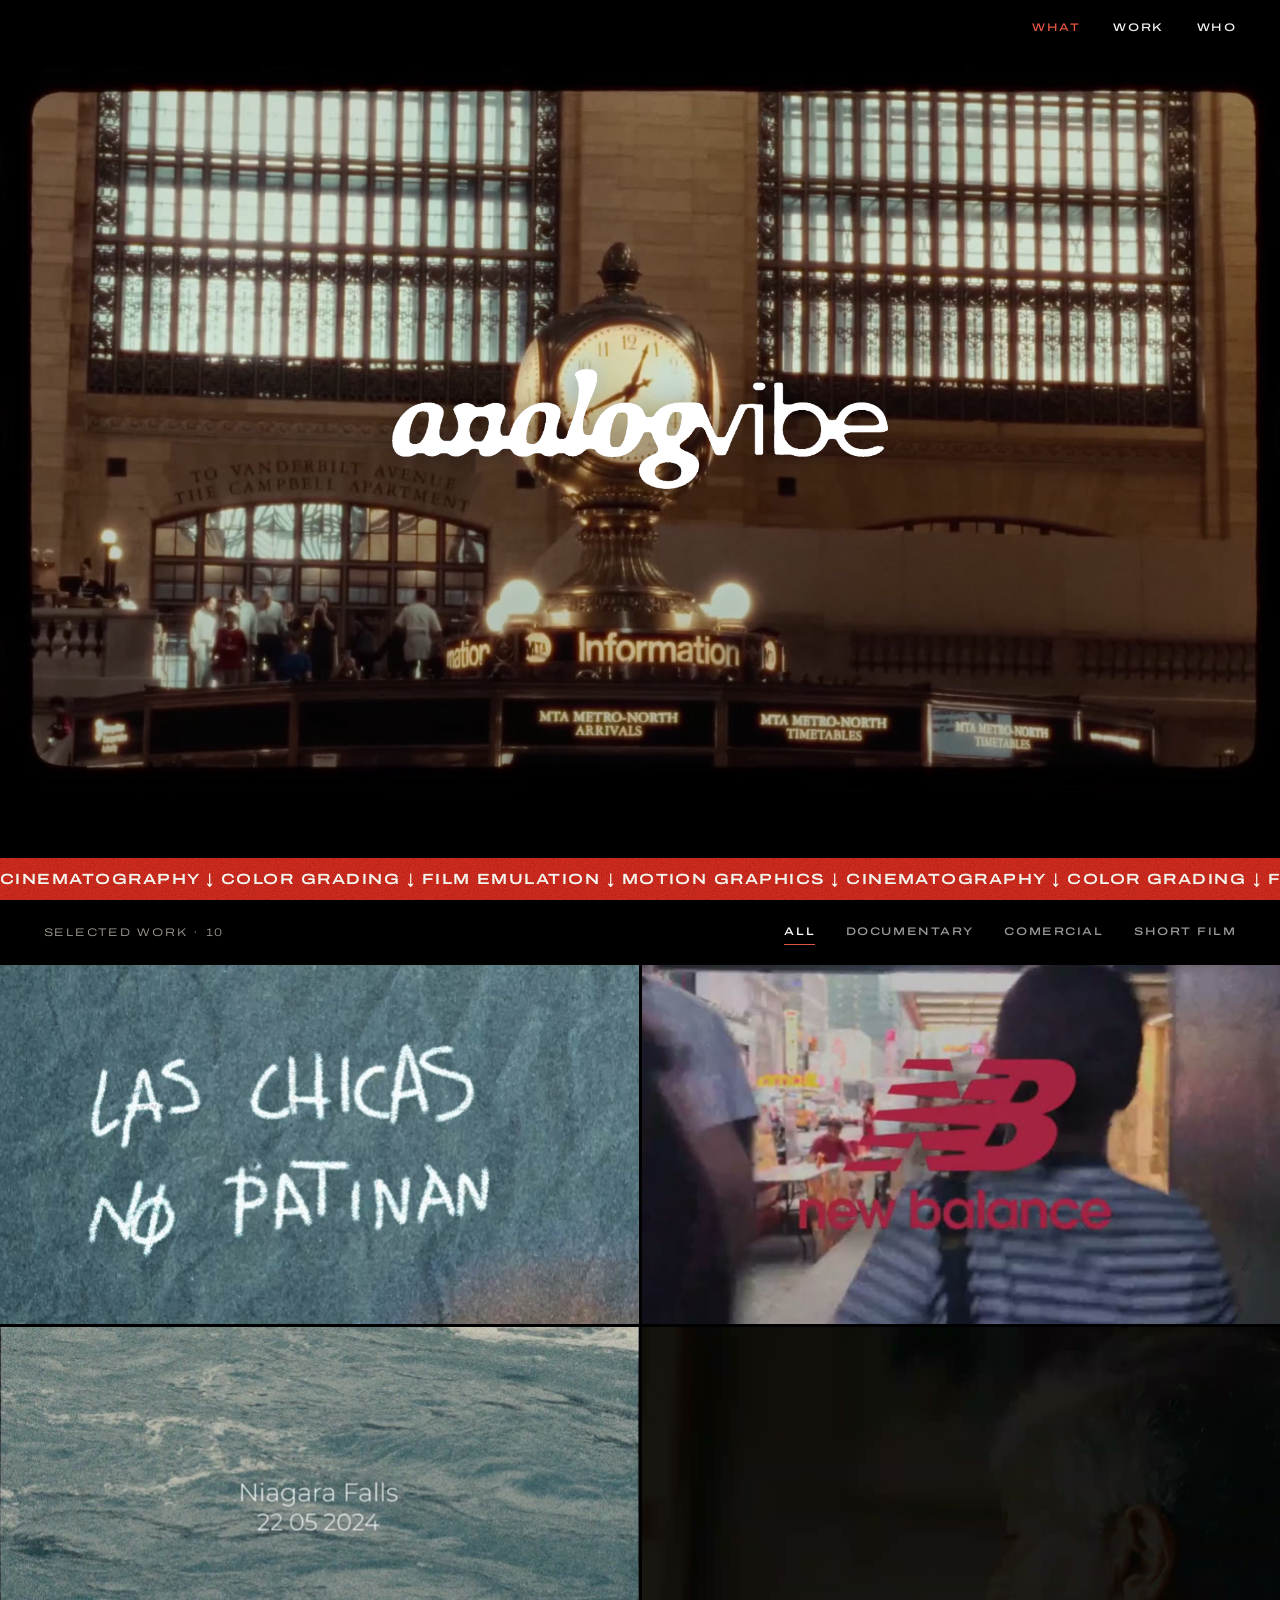
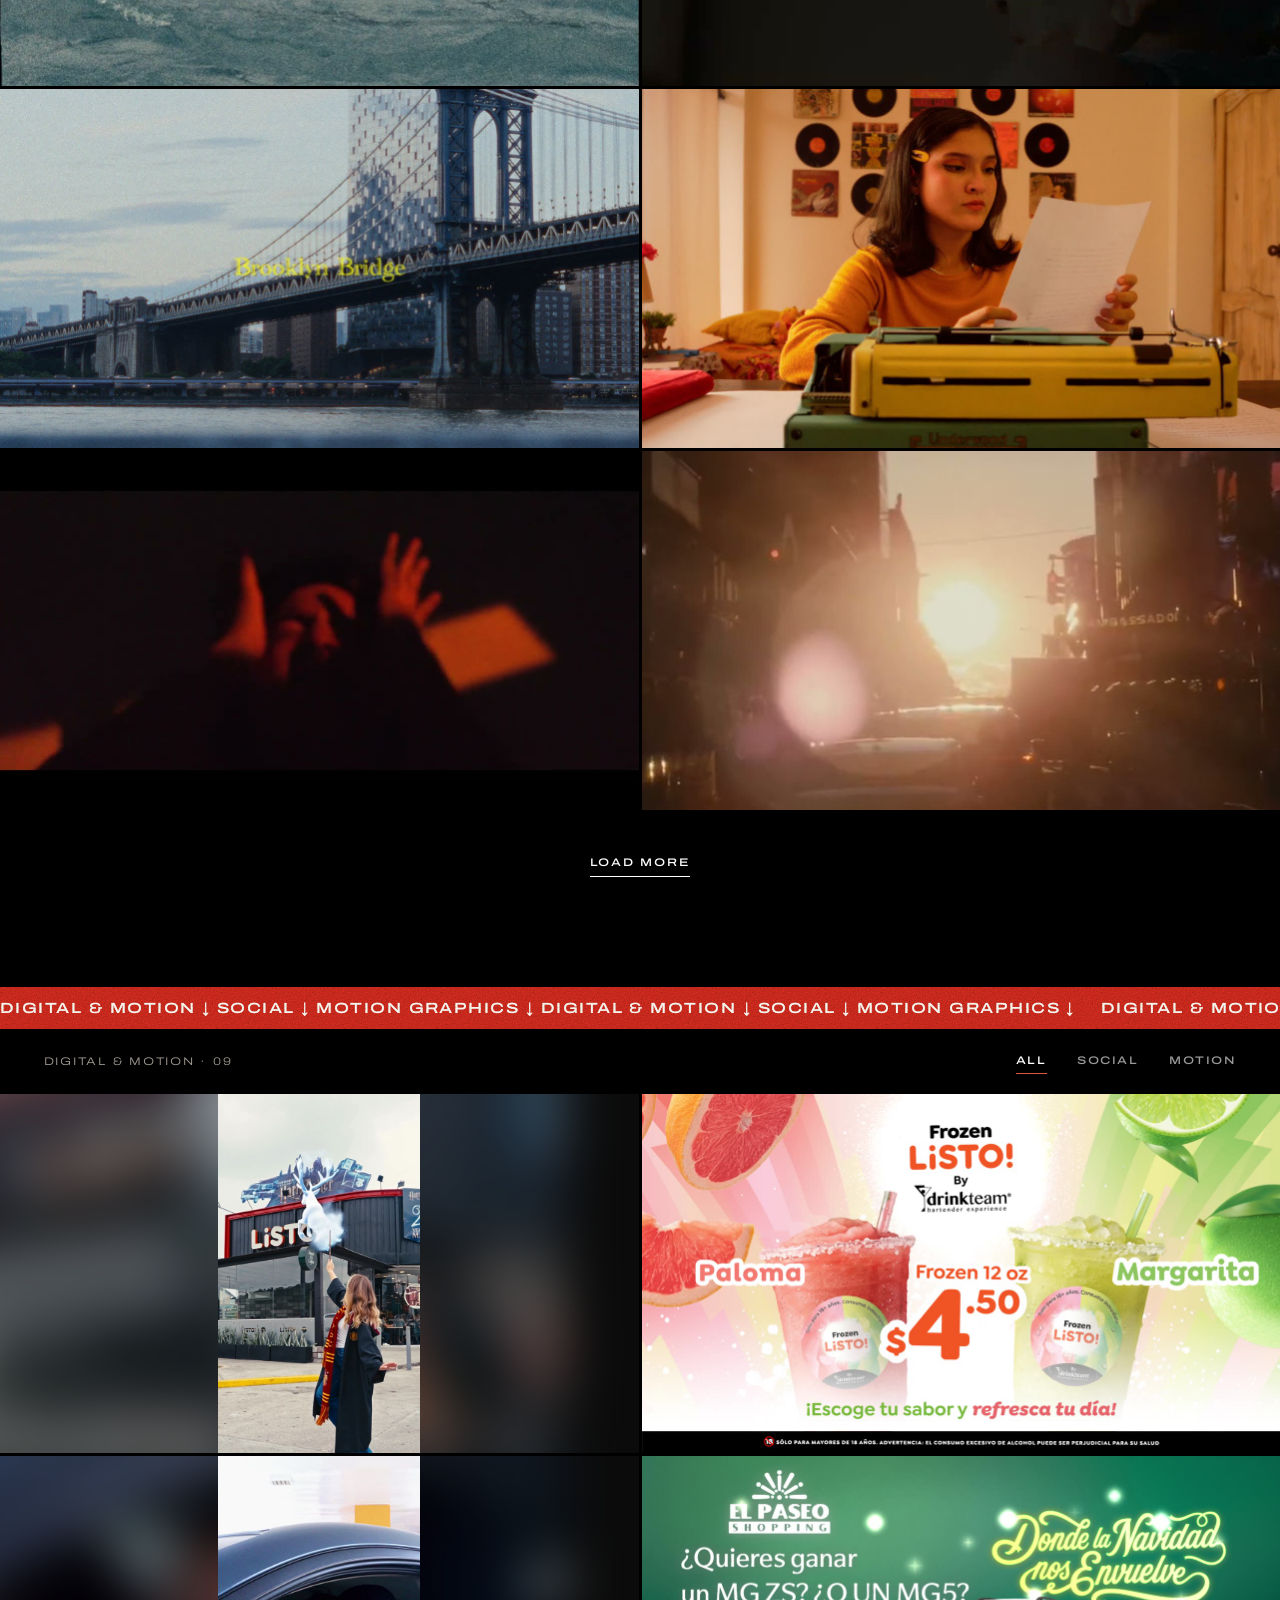
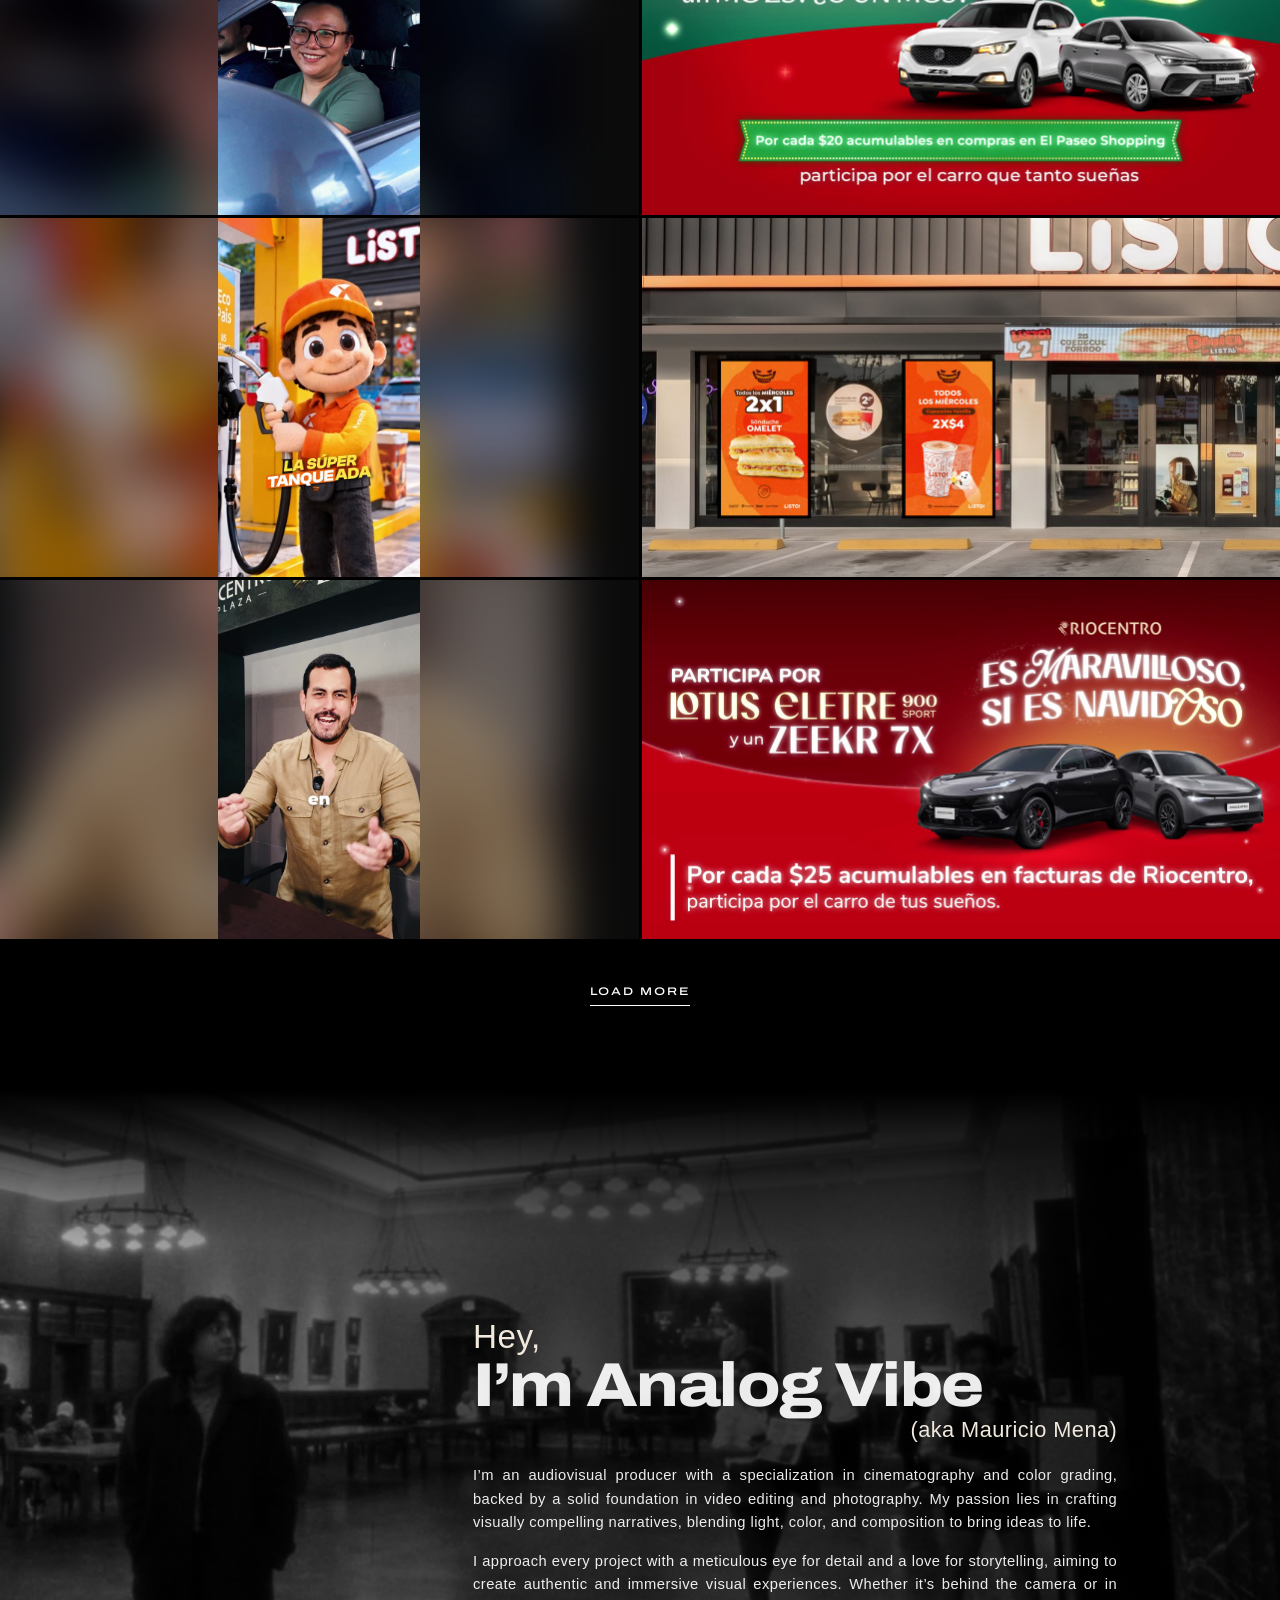
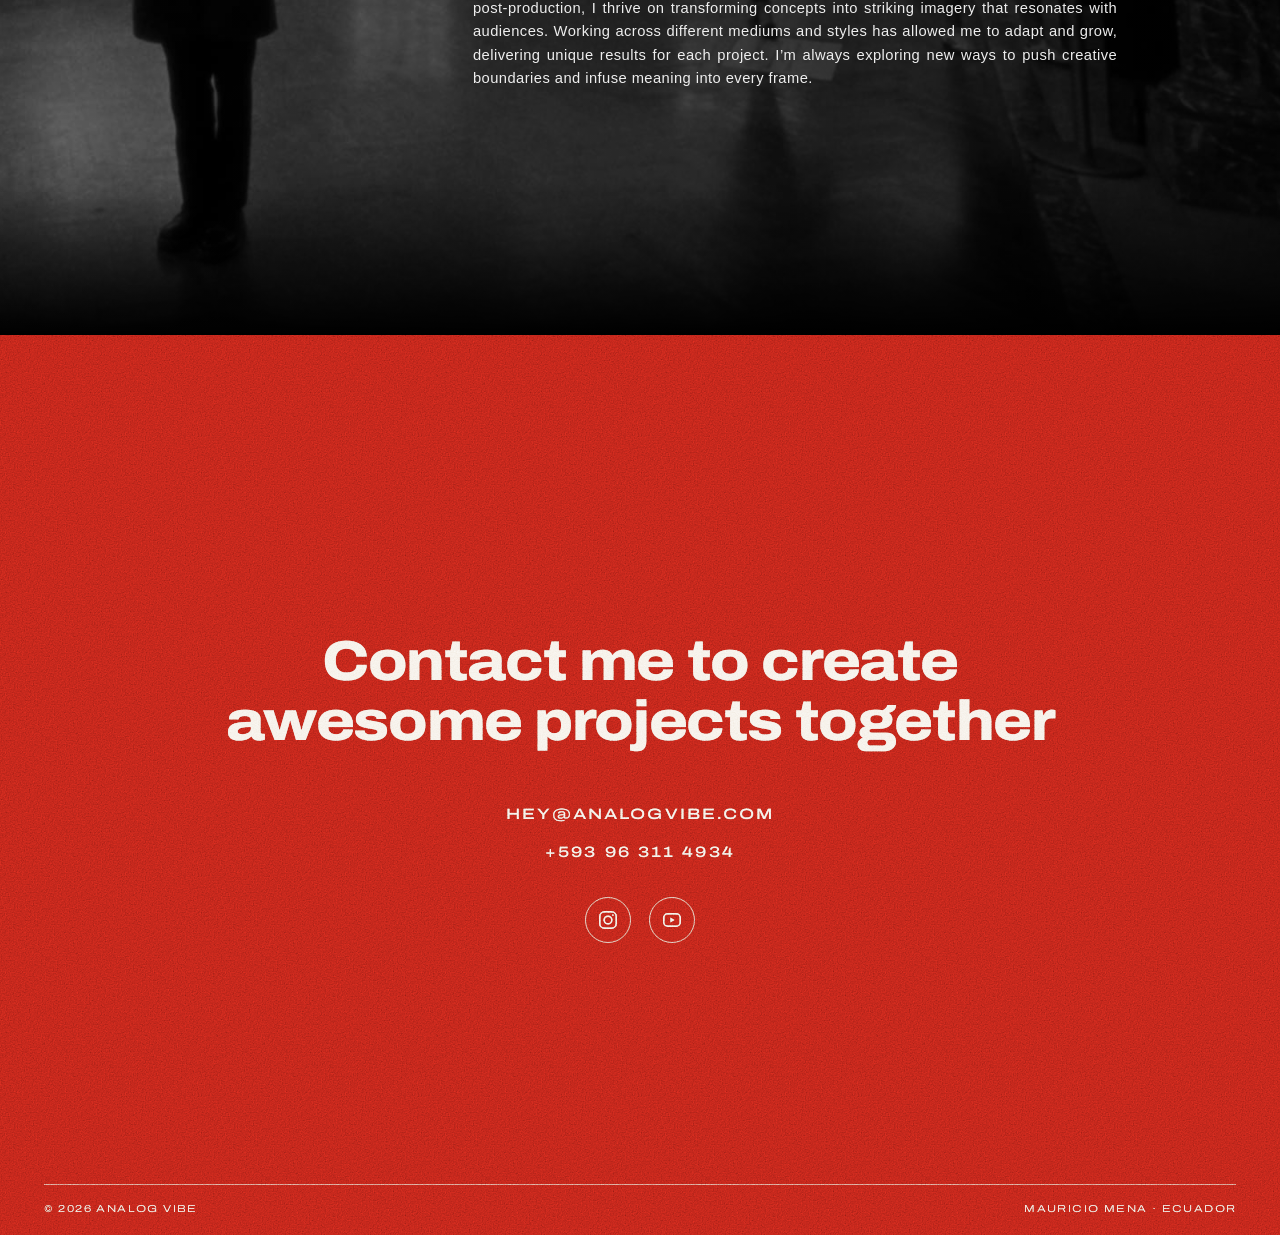
<file: index.html>
<!doctype html>
<html lang="en">
<head>
<meta charset="utf-8">
<meta name="viewport" content="width=device-width, initial-scale=1, viewport-fit=cover">
<title>Analog Vibe | Cinematographer &amp; Colorist · Mauricio Mena</title>
<meta name="description" content="Analog Vibe is Mauricio Mena, an Ecuador-based cinematographer and colorist. Documentaries, commercials, short films, social content and motion graphics.">
<meta name="author" content="Mauricio Mena">
<meta name="robots" content="index,follow,max-image-preview:large,max-video-preview:-1">
<meta name="theme-color" content="#000000">
<link rel="canonical" href="https://analogvibe001.github.io/analogvibe/">
<meta property="og:type" content="website">
<meta property="og:site_name" content="Analog Vibe">
<meta property="og:locale" content="en_US">
<meta property="og:url" content="https://analogvibe001.github.io/analogvibe/">
<meta property="og:title" content="Analog Vibe | Cinematographer &amp; Colorist">
<meta property="og:description" content="Cinematography, color grading, film emulation and motion graphics by Mauricio Mena. Documentaries, commercials, short films and social content.">
<meta property="og:image" content="https://analogvibe001.github.io/analogvibe/assets/img/og-image.jpg">
<meta property="og:image:width" content="1200">
<meta property="og:image:height" content="630">
<meta property="og:image:alt" content="Analog Vibe logo over a frame of the showreel">
<meta name="twitter:card" content="summary_large_image">
<meta name="twitter:title" content="Analog Vibe | Cinematographer &amp; Colorist">
<meta name="twitter:description" content="Cinematography, color grading and motion graphics by Mauricio Mena.">
<meta name="twitter:image" content="https://analogvibe001.github.io/analogvibe/assets/img/og-image.jpg">
<link rel="icon" href="assets/img/favicon.png" type="image/png">
<link rel="apple-touch-icon" href="assets/img/favicon.png">
<link rel="preconnect" href="https://fonts.googleapis.com">
<link rel="preconnect" href="https://fonts.gstatic.com" crossorigin>
<link rel="stylesheet" href="https://fonts.googleapis.com/css2?family=Archivo:wdth,wght@100..125,400..800&display=swap">
<link rel="stylesheet" href="css/style.css">
<script type="application/ld+json">
{"@context":"https://schema.org","@graph":[
{"@type":"WebSite","@id":"https://analogvibe001.github.io/analogvibe/#site","url":"https://analogvibe001.github.io/analogvibe/","name":"Analog Vibe","inLanguage":"en","publisher":{"@id":"https://analogvibe001.github.io/analogvibe/#person"}},
{"@type":"Person","@id":"https://analogvibe001.github.io/analogvibe/#person","name":"Mauricio Mena","alternateName":"Analog Vibe","url":"https://analogvibe001.github.io/analogvibe/","image":"https://analogvibe001.github.io/analogvibe/assets/img/og-image.jpg","jobTitle":"Cinematographer and Colorist","description":"Audiovisual producer specialized in cinematography and color grading, based in Ecuador.","knowsAbout":["Cinematography","Color grading","Film emulation","Motion graphics","Video editing","Photography"],"address":{"@type":"PostalAddress","addressCountry":"EC"},"email":"hey@analogvibe.com","telephone":"+593963114934","sameAs":["https://www.instagram.com/analog_vibe001/","https://www.youtube.com/@analog_vibe001"]}
]}
</script>
</head>
<body>

<nav class="nav" aria-label="Principal">
  <a class="nav__brand" href="#what" aria-label="Analog Vibe, back to top"><img src="assets/img/logo-nav.png" alt="Analog Vibe" width="483" height="120"></a>
  <span class="nav__links">
  <a href="#what" data-spy="what">WHAT</a>
  <a href="#work" data-spy="work">WORK</a>
  <a href="#who" data-spy="who">WHO</a>
  </span>
</nav>

<header class="hero" id="what">
  <video id="heroVideo" class="hero__video" autoplay muted loop playsinline preload="metadata" poster="assets/img/hero-poster.jpg" aria-hidden="true">
    <source src="assets/video/hero-720.mp4" type="video/mp4" media="(max-width: 800px)">
    <source src="assets/video/hero-1080.mp4" type="video/mp4">
  </video>
  <div class="hero__shade"></div>
  <div class="hero__brand">
    <h1 class="sr-only">Analog Vibe, cinematographer &amp; colorist</h1>
    <img class="hero__logo" src="assets/img/logo.png" alt="Analog Vibe" width="1565" height="389" fetchpriority="high" decoding="async">
    <p class="hero__role">cinematographer &amp; colorist</p>
  </div>
</header>

<div class="band" aria-label="Información">
  <div class="band__track">
    <p class="band__set">Cinematography &darr; Color grading &darr; Film emulation &darr; Motion graphics &darr; Cinematography &darr; Color grading &darr; Film emulation &darr; Motion graphics &darr; </p>
    <p class="band__set" aria-hidden="true">Cinematography &darr; Color grading &darr; Film emulation &darr; Motion graphics &darr; Cinematography &darr; Color grading &darr; Film emulation &darr; Motion graphics &darr; </p>
  </div>
</div>

<main>
  <section class="work" id="work" data-block="cine" aria-label="Trabajos de cinematografía y color">
    <div class="work__bar">
      <p class="work__count" aria-live="polite"></p>
      <div class="filters" role="group" aria-label="Filtrar proyectos"></div>
    </div>
    <h2 class="sr-only">Cinematography and color grading work</h2>
    <div class="stage"><div class="grid"></div></div>
    <div class="more"><button type="button" class="more__btn" hidden>Load More</button></div>
  </section>

  <div class="band band--sep" id="digital-band" aria-label="Digital y motion">
    <div class="band__track">
      <p class="band__set">Digital &amp; Motion &darr; Social &darr; Motion graphics &darr; Digital &amp; Motion &darr; Social &darr; Motion graphics &darr; </p>
      <p class="band__set" aria-hidden="true">Digital &amp; Motion &darr; Social &darr; Motion graphics &darr; Digital &amp; Motion &darr; Social &darr; Motion graphics &darr; </p>
    </div>
  </div>
  <section class="work work--digital" id="digital" data-block="digital" aria-label="Contenido digital y motion">
    <div class="work__bar">
      <p class="work__count" aria-live="polite"></p>
      <div class="filters" role="group" aria-label="Filtrar proyectos digitales"></div>
    </div>
    <h2 class="sr-only">Digital content and motion graphics work</h2>
    <div class="stage"><div class="grid"></div></div>
    <div class="more"><button type="button" class="more__btn" hidden>Load More</button></div>
  </section>

  <section class="about" id="who" aria-labelledby="aboutTitle">
    <div class="about__bg" role="presentation"></div>
    <div class="about__text">
      <p class="about__hey">Hey,</p>
      <h2 class="about__title" id="aboutTitle">I’m Analog Vibe</h2>
      <p class="about__aka">(aka Mauricio Mena)</p>
      <p>I’m an audiovisual producer with a specialization in cinematography and color grading, backed by a solid foundation in video editing and photography. My passion lies in crafting visually compelling narratives, blending light, color, and composition to bring ideas to life.</p>
      <p>I approach every project with a meticulous eye for detail and a love for storytelling, aiming to create authentic and immersive visual experiences. Whether it’s behind the camera or in post-production, I thrive on transforming concepts into striking imagery that resonates with audiences. Working across different mediums and styles has allowed me to adapt and grow, delivering unique results for each project. I’m always exploring new ways to push creative boundaries and infuse meaning into every frame.</p>
    </div>
  </section>

</main>

<footer class="contact" id="contact">
  <div class="contact__top">
    <p class="contact__cta">Contact me to create<br>awesome projects <em>together</em></p>
    <ul class="contact__list">
      <li><a href="mailto:hey@analogvibe.com">hey@analogvibe.com</a></li>
      <li><a href="tel:+593963114934">+593 96 311 4934</a></li>
    </ul>
    <p class="contact__social">
      <a href="https://www.instagram.com/analog_vibe001/" target="_blank" rel="noopener" aria-label="Instagram de Analog Vibe">
        <svg viewBox="0 0 24 24" fill="none" stroke="currentColor" stroke-width="1.6" aria-hidden="true"><rect x="3" y="3" width="18" height="18" rx="5.2"/><circle cx="12" cy="12" r="4.2"/><circle cx="17.3" cy="6.7" r=".9" fill="currentColor" stroke="none"/></svg>
      </a>
      <a href="https://www.youtube.com/@analog_vibe001" target="_blank" rel="noopener" aria-label="YouTube de Analog Vibe">
        <svg viewBox="0 0 24 24" fill="none" stroke="currentColor" stroke-width="1.6" aria-hidden="true"><rect x="3" y="5.2" width="18" height="13.6" rx="4.4"/><path d="M10.2 9.2l4.6 2.8-4.6 2.8z" fill="currentColor" stroke="none"/></svg>
      </a>
    </p>
  </div>
  <p class="contact__legal"><span>&copy; 2026 Analog Vibe</span><span>Mauricio Mena · Ecuador</span></p>
</footer>

<dialog class="lb" id="lightbox" aria-label="Video player">
  <div class="lb__inner">
    <button type="button" class="lb__close" aria-label="Cerrar video">&times;</button>
    <div class="lb__screen" id="lbScreen"></div>
    <div class="lb__meta">
      <h3 id="lbTitle"></h3>
      <p id="lbDesc"></p>
      <a id="lbLink" href="#" target="_blank" rel="noopener" hidden>Ver en YouTube</a>
    </div>
  </div>
</dialog>

<noscript><div style="padding:24px;max-width:720px;margin:0 auto"><p>Enable JavaScript to see the video gallery, or visit <a href="https://www.youtube.com/@analog_vibe001">YouTube</a>.</p><ul><li>Las chicas no patinan | Documental por Mauricio Mena</li><li>Always on the run |New balance Spec Ad | Apple Log | Dehancer</li><li>Niagara Falls</li><li>Renne | Short Film</li><li>Conocí Brooklyn Bridge | Film emulation Dehancer | Fx30</li><li>Tengo algo que confesarte — Cortometraje</li><li>mm. | doc</li><li>New York | El orden del caos | Film emulation Dehancer | Apple Log</li><li>Grand Central Terminal | Film emulation Dehancer | Iphone 15 pro</li><li>Un día en Coney Island | Film emulation Dehancer | Apple Log</li><li>Harry Potter 25 Years of Magic | LiSTO!</li><li>Menuboard Frozen | LiSTO!</li><li>La Súper Tanqueada del Año | Cuarta ganadora</li><li>Donde la Navidad nos envuelve | El Paseo Shopping</li><li>Maxito Sésamo | Primax</li><li>Promos diarias en pantallas | LiSTO!</li><li>Reel de producción | Riocentro Plaza</li><li>Es maravilloso, si es Navidoso | Riocentro</li><li>Pantallas dobles Halloween | LiSTO!</li></ul></div></noscript>

<script src="data/projects.js"></script>
<script src="js/main.js"></script>
</body>
</html>
</file>
<file: css/style.css>
/* Analog Vibe: tus trabajos primero.
   Estructura: hero en video, franja roja, proyectos en tarjetas grandes, About, Digital & Motion, contacto.
   Para probar rojos en vivo, abre la web con #colores al final de la dirección. */
:root{
  --bg:#000;
  --fg:#fff;
  --cream:#f1e9dd;
  --dim:#a39d94;
  --red:#9b1c14;        /* rojo profundo/vintage: franja, contacto, hover */
  --red-hi:#e0553f;     /* versión clara del mismo rojo, para texto pequeño sobre negro */
    --wide:"Archivo","Helvetica Neue",Helvetica,Arial,sans-serif;
  --font-body:"Avenir Next","Avenir","Helvetica Neue",Helvetica,Arial,sans-serif;
  --band:42px;
  --gutter:clamp(16px,3.4vw,48px);
  color-scheme:dark;
}
*{box-sizing:border-box}
html{scroll-behavior:smooth}
body{margin:0;background:var(--bg);color:var(--fg);font-family:var(--font-body);font-weight:300;line-height:1.6;-webkit-font-smoothing:antialiased;overflow-x:hidden}
img,video{max-width:100%;display:block}
a{color:inherit}
:focus-visible{outline:2px solid var(--red-hi);outline-offset:3px}
.sr-only{position:absolute;width:1px;height:1px;overflow:hidden;clip:rect(0 0 0 0);white-space:nowrap}
.wide{font-family:var(--wide);font-stretch:125%;font-variation-settings:"wdth" 125;text-transform:uppercase;letter-spacing:.1em}

/* menú: barra superior; transparente sobre el hero, sólida al bajar */
html{scroll-padding-top:56px}
.nav{position:fixed;top:0;left:0;right:0;z-index:30;display:flex;align-items:center;justify-content:space-between;height:56px;padding:env(safe-area-inset-top,0px) max(var(--gutter),env(safe-area-inset-right,0px)) 0 max(var(--gutter),env(safe-area-inset-left,0px));font-family:var(--wide);font-stretch:125%;font-variation-settings:"wdth" 125;font-weight:500;font-size:11px;letter-spacing:.14em;background:transparent;transition:background .35s,backdrop-filter .35s}
.nav.is-solid{background:rgba(0,0,0,.88);-webkit-backdrop-filter:blur(10px);backdrop-filter:blur(10px)}
.nav__brand{display:flex;align-items:center;opacity:0;pointer-events:none;transition:opacity .35s}
.nav__brand img{height:22px;width:auto}
.nav.is-solid .nav__brand{opacity:1;pointer-events:auto}
.nav__links{display:flex;gap:clamp(18px,2.6vw,36px)}
.nav a{text-decoration:none;color:rgba(255,255,255,.94);transition:color .25s}
.nav a:hover,.nav a.is-active{color:var(--red-hi)}
.nav__brand:hover{opacity:.8}

/* hero */
.hero{position:relative;height:calc(100svh - var(--band));min-height:440px;overflow:hidden;background:#000}
.hero__video{position:absolute;inset:0;width:100%;height:100%;object-fit:cover}
.hero__shade{position:absolute;inset:0;background:linear-gradient(rgba(0,0,0,.12),rgba(0,0,0,.05) 40%,rgba(0,0,0,.3))}
.hero__brand{position:absolute;left:50%;top:50%;width:min(44vw,500px);transform:translate(-50%,-50%)}
.hero__logo{width:100%;height:auto;filter:drop-shadow(0 2px 14px rgba(0,0,0,.25))}
.hero__brand{container-type:inline-size}
.hero__role{display:none;position:absolute;left:58.8%;right:11.4%;bottom:8.5%;margin:0;padding:0;text-align:right;white-space:nowrap;font-family:var(--wide);font-stretch:125%;font-variation-settings:"wdth" 125;font-weight:400;text-transform:uppercase;font-size:clamp(6px,.62vw,9px);font-size:1.26cqw;letter-spacing:.12em;line-height:1;color:#e9e7e4;text-shadow:0 1px 8px rgba(0,0,0,.45)}

/* grano de película sobre el rojo */
.band,.contact{position:relative;isolation:isolate}
.band::after,.contact::after{content:"";position:absolute;inset:-60px;z-index:5;pointer-events:none;opacity:.95;mix-blend-mode:overlay;background:url("data:image/svg+xml,%3Csvg xmlns='http://www.w3.org/2000/svg' width='220' height='220'%3E%3Cfilter id='n'%3E%3CfeTurbulence type='fractalNoise' baseFrequency='.75' numOctaves='2' stitchTiles='stitch'/%3E%3CfeColorMatrix values='.33 .33 .33 0 0 .33 .33 .33 0 0 .33 .33 .33 0 0 0 0 0 0 1'/%3E%3C/filter%3E%3Crect width='100%25' height='100%25' filter='url(%23n)'/%3E%3C/svg%3E");animation:grain .9s steps(1) infinite}
@keyframes grain{0%{transform:translate(0,0)}20%{transform:translate(-37px,22px)}40%{transform:translate(29px,-41px)}60%{transform:translate(-18px,-30px)}80%{transform:translate(41px,35px)}100%{transform:translate(0,0)}}

/* franja roja */
.band{background:var(--red);color:var(--cream);overflow:hidden;white-space:nowrap;font-family:var(--wide);font-stretch:125%;font-variation-settings:"wdth" 125;font-weight:500;text-transform:uppercase;letter-spacing:.1em;font-size:clamp(12px,1.15vw,15px)}
.band__track{display:flex;width:max-content;animation:marquee 46s linear infinite}
.band__set{margin:0;height:var(--band);line-height:var(--band);white-space:pre}
.band--sep{margin-top:clamp(56px,8vw,120px)}
.band__set::after{content:"   "}
@keyframes marquee{to{transform:translateX(-50%)}}

/* proyectos */
.work{padding-top:0}
.work__bar{display:flex;flex-wrap:wrap;align-items:center;justify-content:space-between;gap:10px 28px;padding:20px var(--gutter)}
.work__count{margin:0;font-family:var(--wide);font-stretch:125%;font-variation-settings:"wdth" 125;font-size:11px;letter-spacing:.16em;text-transform:uppercase;color:var(--dim)}
.filters{display:flex;flex-wrap:wrap;gap:8px clamp(16px,2.4vw,34px)}
.filters button{all:unset;cursor:pointer;font-family:var(--wide);font-stretch:125%;font-variation-settings:"wdth" 125;font-weight:500;font-size:11px;letter-spacing:.14em;text-transform:uppercase;color:rgba(255,255,255,.6);padding:3px 0;border-bottom:1px solid transparent;transition:color .2s,border-color .2s}
.filters button:hover{color:#fff}
.filters button[aria-pressed="true"]{color:#fff;border-bottom-color:var(--red-hi)}
.filters button:focus-visible{outline:2px solid var(--red-hi);outline-offset:4px}

.stage{position:relative}
.grid{display:grid;grid-template-columns:repeat(2,minmax(0,1fr));gap:3px}

.tile{all:unset;box-sizing:border-box;position:relative;display:block;aspect-ratio:16/9;overflow:hidden;cursor:pointer;background:#0b0b0b;min-width:0;will-change:transform}
.tile:focus-visible{outline:3px solid var(--red-hi);outline-offset:-3px}
/* video vertical (reels): se ve completo al centro, con su propio color difuminado de fondo */
.tile__bg{position:absolute;inset:-12%;width:124%;height:124%;object-fit:cover;filter:blur(26px) saturate(1.1) brightness(.62)}
.tile--v .tile__media{object-fit:contain}
.tile__media{position:absolute;inset:0;width:100%;height:100%;object-fit:cover;transition:transform 1.1s cubic-bezier(.2,.8,.2,1)}
.tile__shade{position:absolute;inset:0;background:rgba(0,0,0,.55);opacity:0;transition:opacity .45s}
.tile__tint{position:absolute;inset:0;background:var(--red);mix-blend-mode:multiply;opacity:0;transition:opacity .5s}
.tile__text{position:absolute;left:0;right:0;top:50%;transform:translateY(-50%);padding:0 8%;text-align:center;opacity:0;transition:opacity .45s,transform .6s cubic-bezier(.2,.8,.2,1);transform:translateY(calc(-50% + 10px))}
.tile__name{display:block;font-family:var(--wide);font-stretch:125%;font-variation-settings:"wdth" 125;font-weight:600;text-transform:uppercase;letter-spacing:.08em;font-size:clamp(14px,1.7vw,26px);line-height:1.25;color:#fff;text-wrap:balance}
.tile__sub{display:block;margin-top:.7em;font-family:var(--wide);font-stretch:125%;font-variation-settings:"wdth" 125;font-weight:400;text-transform:uppercase;letter-spacing:.14em;font-size:clamp(9px,.85vw,12px);line-height:1.5;color:rgba(255,255,255,.75);text-wrap:balance}
.tile__credit{position:absolute;left:0;right:0;bottom:clamp(12px,1.8vw,24px);padding:0 6%;text-align:center;font-family:var(--wide);font-stretch:125%;font-variation-settings:"wdth" 125;font-weight:500;font-size:clamp(8px,.72vw,11px);letter-spacing:.14em;text-transform:uppercase;color:rgba(255,255,255,.88);opacity:0;transition:opacity .45s}
.tile:hover .tile__media,.tile:focus-visible .tile__media{transform:scale(1.05)}
.tile:hover .tile__tint,.tile:focus-visible .tile__tint{opacity:.35}
.tile:hover .tile__shade,.tile:focus-visible .tile__shade{opacity:1}
.tile:hover .tile__text,.tile:focus-visible .tile__text{opacity:1;transform:translateY(-50%)}
.tile:hover .tile__credit,.tile:focus-visible .tile__credit{opacity:1}
.tile--soon .tile__text,.tile--soon .tile__shade{opacity:1}
@media (hover:none){.tile__shade{opacity:1;background:linear-gradient(rgba(0,0,0,.3),rgba(0,0,0,.5))}.tile__text,.tile__credit{opacity:1;transform:translateY(-50%)}.tile__credit{transform:none}}
.tile--soon{cursor:default;pointer-events:none;background:repeating-linear-gradient(135deg,#0a0a0a 0 12px,#101010 12px 24px)}
.tile--soon .tile__text{color:#5a554e}
.tile--soon .tile__sub{color:#5a554e}

/* tarjetas que salen: caen, chocan y se van */
.debris{position:absolute;inset:0;pointer-events:none;z-index:6}
.debris .tile{position:absolute;left:0;top:0;margin:0;aspect-ratio:auto;box-shadow:0 24px 48px rgba(0,0,0,.6)}
.debris .tile__media{transition:none}

.more{display:flex;justify-content:center;padding:44px 0 8px}
.more__btn{all:unset;cursor:pointer;font-family:var(--wide);font-stretch:125%;font-variation-settings:"wdth" 125;font-weight:500;font-size:11px;letter-spacing:.16em;text-transform:uppercase;border-bottom:1px solid #fff;padding-bottom:4px;transition:color .2s,border-color .2s}
.more__btn:hover{color:var(--red-hi);border-color:var(--red-hi)}
.more__btn[hidden]{display:none}
.more__btn:focus-visible{outline:2px solid var(--red-hi);outline-offset:6px}

/* about (texto igual que antes; tipografías nuevas en los títulos) */
.about{position:relative;display:flex;align-items:center;min-height:max(440px,calc(100svh - 56px));padding:clamp(40px,6vw,80px) var(--gutter);overflow:hidden;margin-top:clamp(40px,6vw,90px)}
.about__bg{position:absolute;inset:0;background:#000 url("../assets/img/about-bg.jpg") center/cover no-repeat}
.about__bg::after{content:"";position:absolute;inset:0;background:linear-gradient(90deg,rgba(0,0,0,.15),rgba(0,0,0,.55) 45%,rgba(0,0,0,.55)),linear-gradient(#000,transparent 18%,transparent 82%,#000)}
.about__text{position:relative;margin-left:36%;width:min(54%,760px);font-size:clamp(13px,1.15vw,15px);letter-spacing:.03em;text-align:justify;color:rgba(255,255,255,.92);text-wrap:pretty}
.about__text p{margin:0 0 1em}
.about__hey{font-family:var(--font-body);font-weight:300;font-size:clamp(22px,2.6vw,36px);line-height:1;color:var(--cream);margin:0!important;text-align:left}
.about__title{margin:0;font-family:var(--wide);font-stretch:112%;font-variation-settings:"wdth" 112;font-weight:800;font-size:clamp(32px,5vw,62px);line-height:1.05;letter-spacing:-.025em;text-align:left}
.about__aka{font-family:var(--font-body);font-weight:300;font-size:clamp(16px,1.7vw,24px);line-height:1.1;color:var(--cream);text-align:right;margin:0 0 1em!important}

/* digital & motion */

/* contacto, en rojo como la franja */
.contact{margin-top:0;min-height:100svh;display:flex;flex-direction:column;justify-content:space-between;background:var(--red);color:var(--cream);text-align:center;padding:calc(56px + clamp(32px,6vw,80px)) var(--gutter) 0;overflow:hidden}
.contact__top{flex:1;display:flex;flex-direction:column;align-items:center;justify-content:center}
.contact__cta{margin:0 0 clamp(28px,4vw,48px);font-family:var(--wide);font-stretch:112%;font-variation-settings:"wdth" 112;font-weight:800;font-size:clamp(28px,4.4vw,62px);line-height:1.08;letter-spacing:-.025em}
.contact__list{list-style:none;margin:0 0 30px;padding:0;display:flex;flex-direction:column;align-items:center;gap:10px;font-family:var(--wide);font-stretch:125%;font-variation-settings:"wdth" 125;font-weight:500;font-size:clamp(12px,1.2vw,15px);letter-spacing:.14em;text-transform:uppercase;line-height:1}
.contact__list a{display:block;text-decoration:none;padding:6px 0;border-bottom:1px solid transparent;transition:border-color .2s}
.contact__list a:hover{border-bottom-color:currentColor}
.contact__social{display:flex;justify-content:center;gap:18px;margin:0}
.contact__social a{display:grid;place-items:center;width:46px;height:46px;border:1px solid rgba(241,233,221,.6);border-radius:50%;transition:background .2s,color .2s}
.contact__social svg{width:22px;height:22px}
.contact__social a:hover{background:var(--cream);color:var(--red)}
.contact__legal{display:flex;flex-wrap:wrap;justify-content:space-between;gap:6px 24px;margin:clamp(40px,6vw,80px) 0 0;padding:16px 0 max(18px,env(safe-area-inset-bottom,0px));border-top:1px solid rgba(241,233,221,.45);font-family:var(--wide);font-stretch:125%;font-variation-settings:"wdth" 125;font-size:10px;letter-spacing:.14em;text-transform:uppercase}
.contact :focus-visible{outline-color:var(--cream)}

/* visor de video */
.lb{border:0;padding:0;background:transparent;color:#fff;width:min(1100px,94vw);max-height:96vh;overflow:visible}
.lb::backdrop{background:rgba(0,0,0,.94)}
.lb__inner{position:relative}
.lb__close{all:unset;cursor:pointer;position:absolute;top:-44px;right:0;font-size:38px;line-height:1;padding:0 4px}
.lb__close:focus-visible{outline:2px solid var(--red-hi)}
.lb__screen{position:relative;aspect-ratio:16/9;background:#000;max-height:76vh;margin:0 auto}
.lb--vertical .lb__screen{aspect-ratio:9/16;height:76vh;max-width:100%}
.lb__screen iframe,.lb__screen video{position:absolute;inset:0;width:100%;height:100%;border:0;background:#000}
.lb__meta{padding:18px 2px 0;max-width:80ch}
.lb__meta h3{margin:0 0 8px;font-family:var(--wide);font-stretch:112%;font-variation-settings:"wdth" 112;font-weight:700;font-size:clamp(18px,2vw,26px);line-height:1.15;letter-spacing:-.01em}
.lb__meta p{margin:0 0 10px;font-size:14px;color:rgba(255,255,255,.8)}
.lb__meta a{font-size:13px;letter-spacing:.06em}

/* probador de rojos (solo con #colores) */
.palette{position:fixed;left:max(12px,env(safe-area-inset-left,0px));bottom:max(12px,env(safe-area-inset-bottom,0px));z-index:60;background:rgba(10,10,10,.94);border:1px solid #333;padding:12px 14px;font-family:ui-monospace,Menlo,monospace;font-size:11px;letter-spacing:.08em;color:#ddd;max-width:calc(100vw - 24px)}
.palette p{margin:0 0 8px;text-transform:uppercase;letter-spacing:.16em;color:#888}
.palette__row{display:flex;flex-wrap:wrap;gap:8px}
.palette button{all:unset;cursor:pointer;width:34px;height:34px;border-radius:50%;border:2px solid transparent;box-shadow:0 0 0 1px #444}
.palette button[aria-pressed="true"]{border-color:#fff}
.palette button:focus-visible{outline:2px solid #fff;outline-offset:2px}
.palette output{display:block;margin-top:8px;color:#fff}

/* móvil */
@media (max-width:900px){
  .about{min-height:0}
  .about{padding:44px max(28px,8vw)}
  .about__text{margin-left:0;width:100%;text-align:left;font-size:12.5px;line-height:1.6;hyphens:none;overflow-wrap:break-word}
  .about__bg::after{background:linear-gradient(rgba(0,0,0,.6),rgba(0,0,0,.72))}
}
@media (max-width:700px){
  .grid{grid-template-columns:repeat(2,minmax(0,1fr));gap:2px}
  .tile__text{padding:0 6%}
  .tile__name{font-size:clamp(10px,3.1vw,15px);letter-spacing:.05em}
  .tile__sub{font-size:7px;margin-top:.5em;letter-spacing:.1em}
  .tile__credit{font-size:6px;bottom:8px}
  .work__bar{padding:14px var(--gutter);gap:8px}
  .work__count{display:none}
  .filters{flex-wrap:nowrap;overflow-x:auto;gap:18px;width:100%;scrollbar-width:none;-webkit-overflow-scrolling:touch}
  .filters::-webkit-scrollbar{display:none}
  .filters button{font-size:9px;letter-spacing:.12em;white-space:nowrap;flex:none}
  .more{padding-top:28px}
}
@media (max-width:560px){
  .hero__brand{width:60vw;top:50%}
  .hero__role{font-size:5.6px;letter-spacing:.08em}
  .nav{font-size:10px}
  .nav__brand{display:none}
  .nav{justify-content:flex-end}
}
@media (prefers-reduced-motion:reduce){
  html{scroll-behavior:auto}
  .band__track{animation:none}
  .band::after,.contact::after{animation:none}
  .tile__media,.tile__tint,.contact__social a{transition:none}
  .tile:hover .tile__media{transform:none}
}
.contact__cta em{font-style:normal}
</file>
